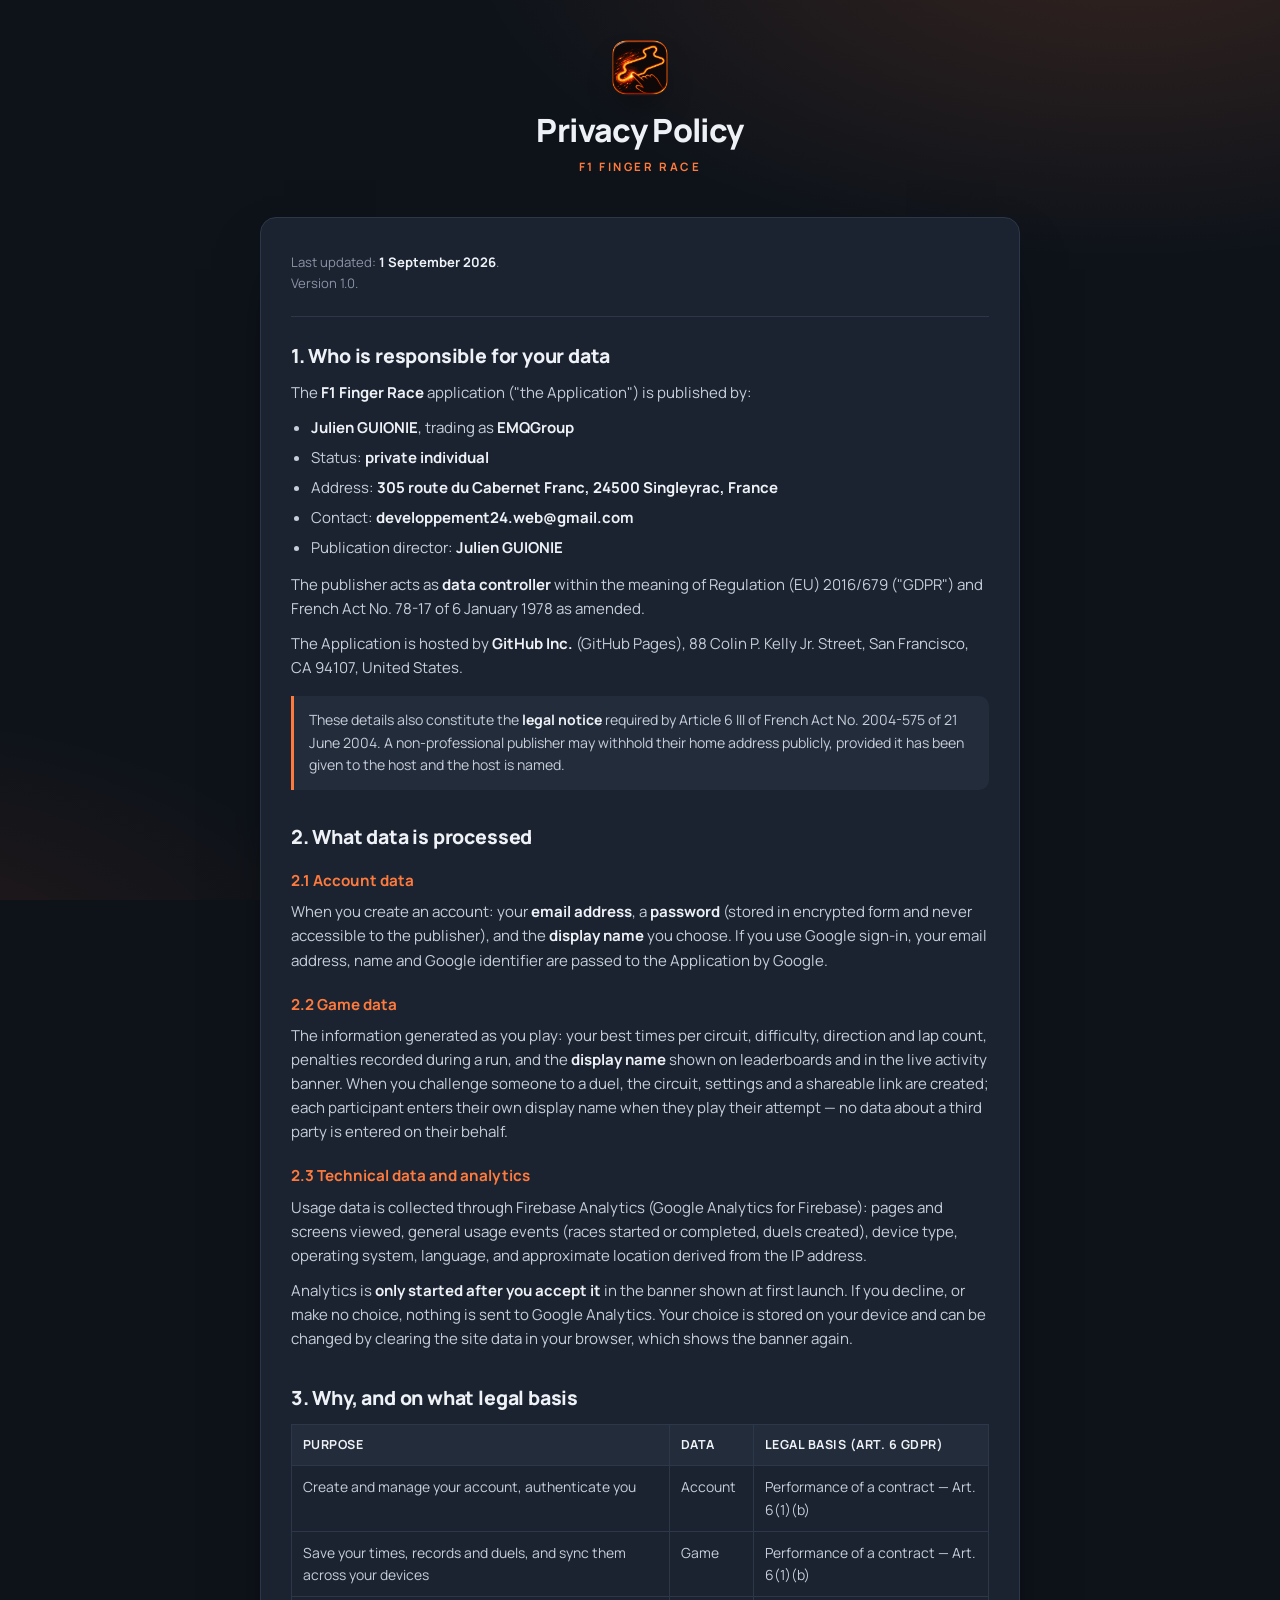
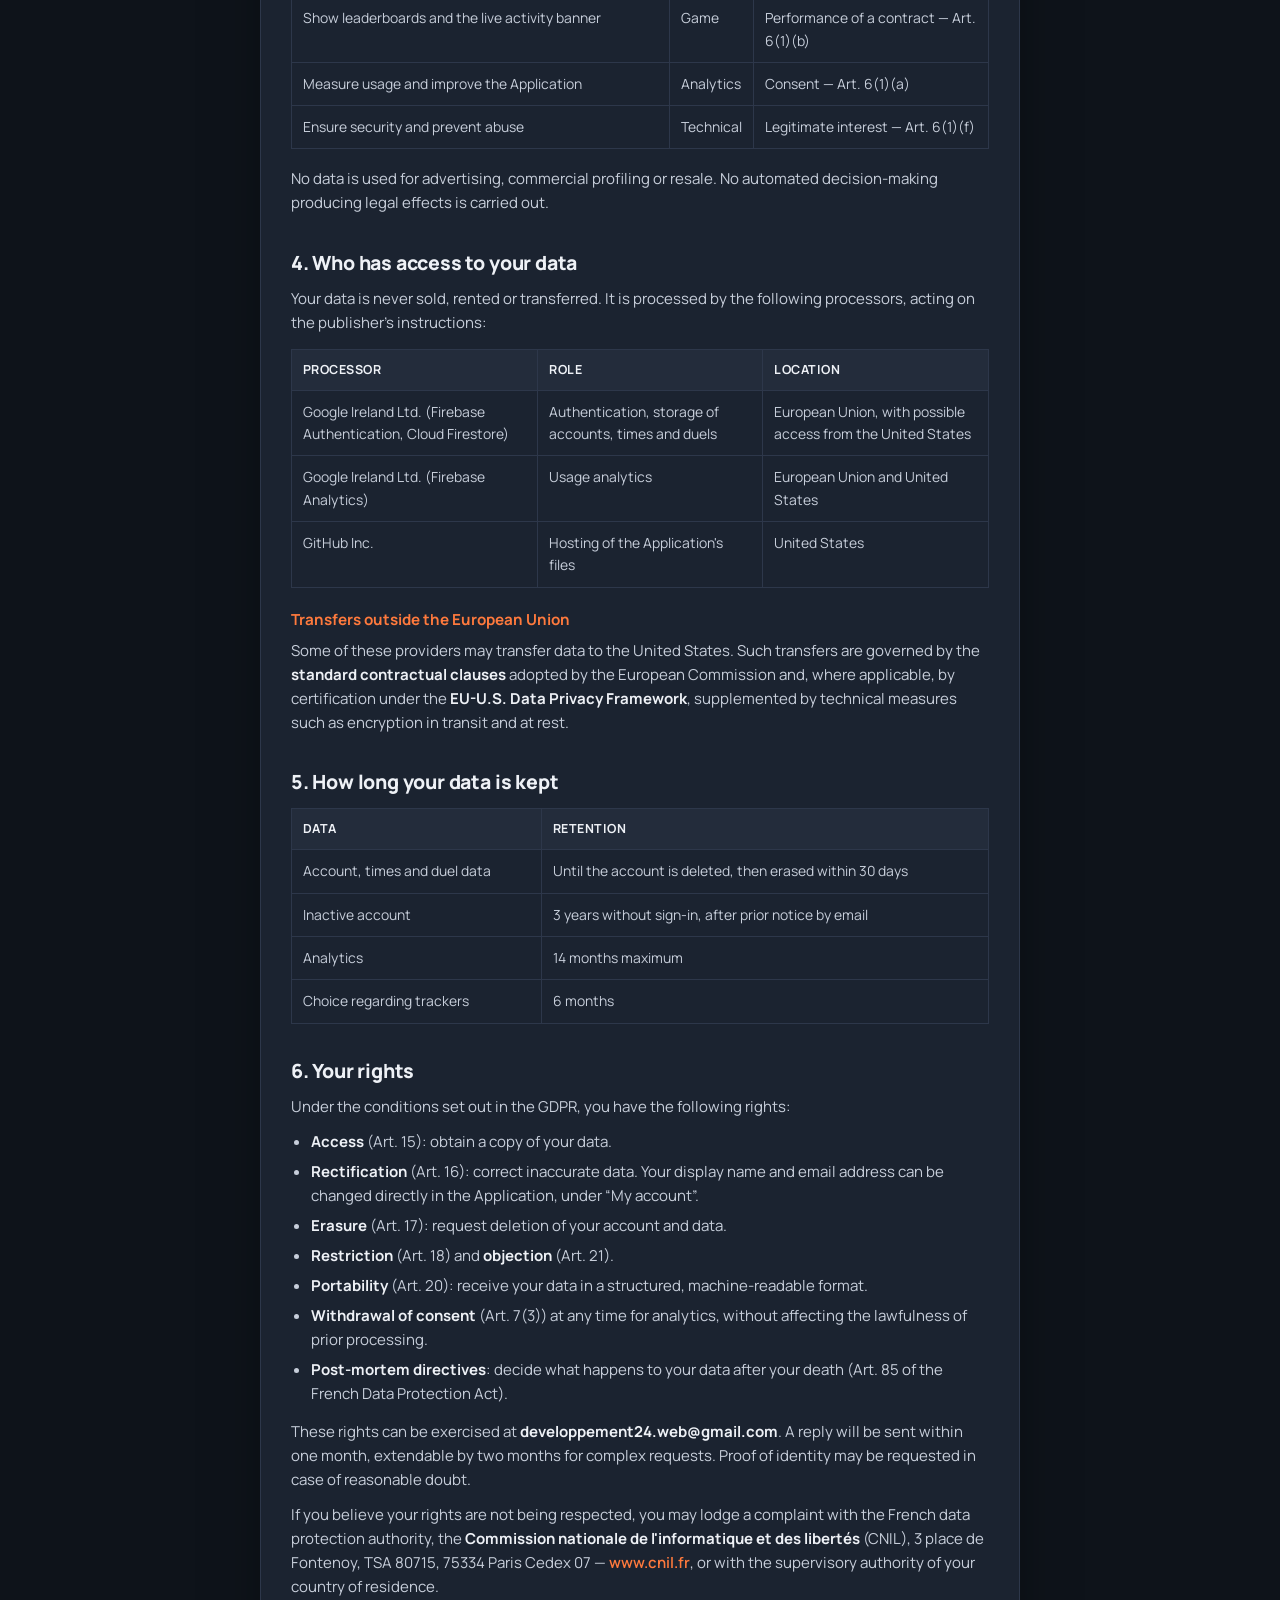
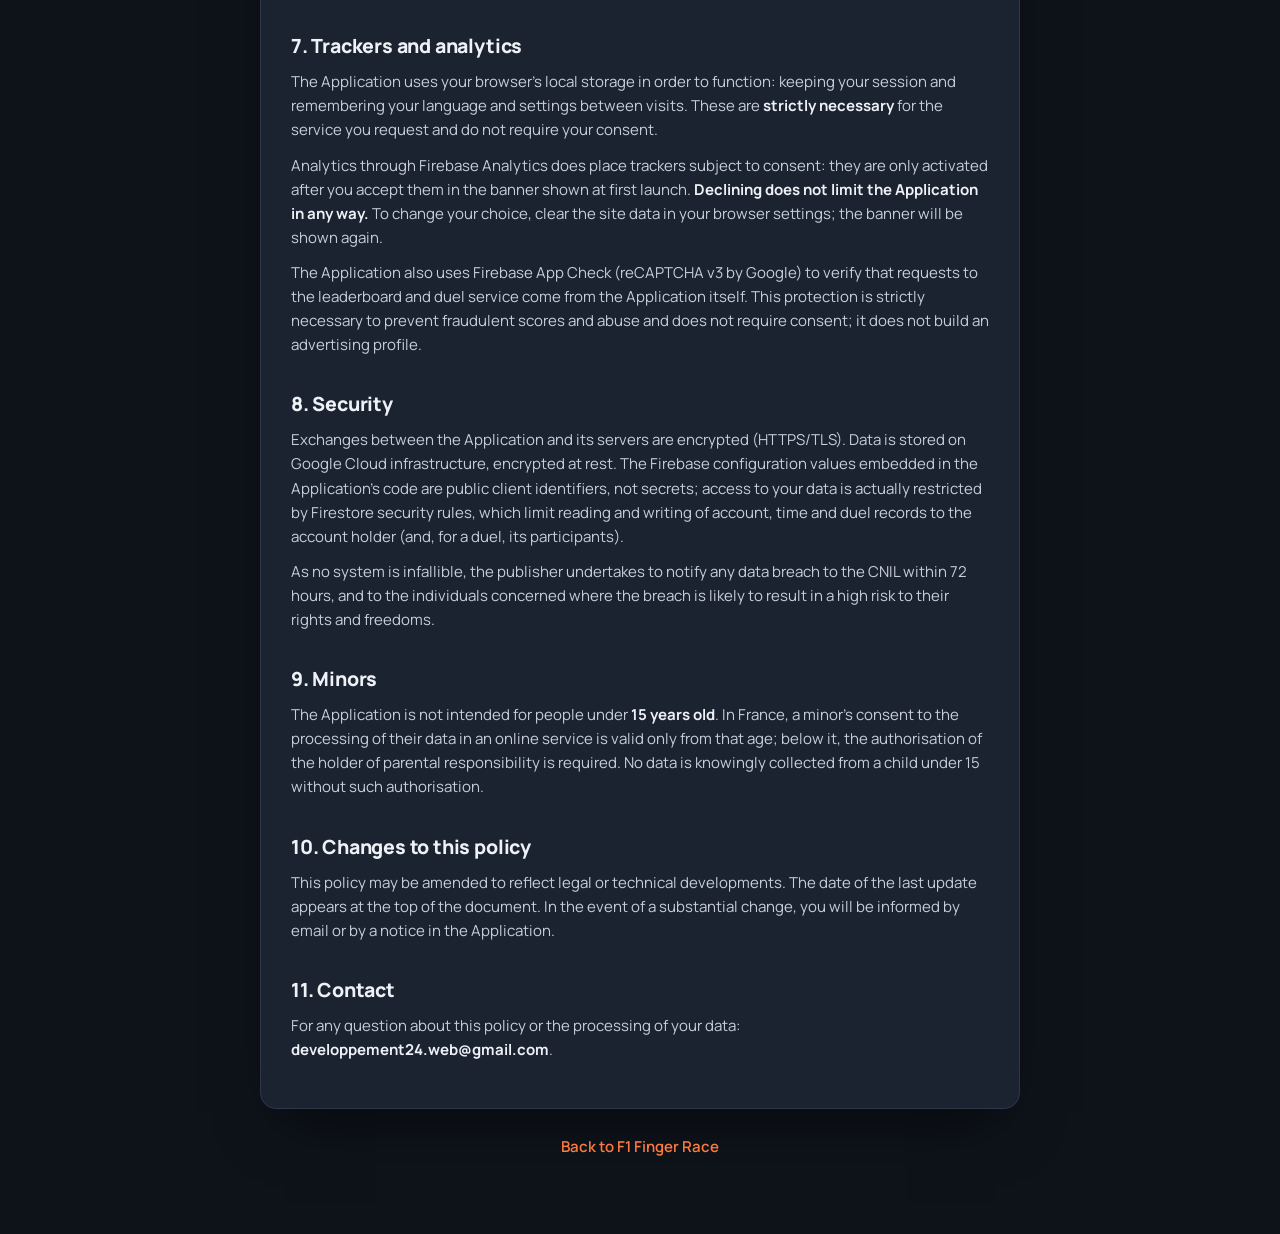
<file: privacy.html>
<!DOCTYPE html>
<html lang="en">
<head>
<meta charset="utf-8">
<meta name="viewport" content="width=device-width,initial-scale=1,viewport-fit=cover">
<title>Privacy Policy — F1 Finger Race</title>
<meta name="description" content="Privacy policy and legal notice for the F1 Finger Race application.">
<meta name="robots" content="index,follow">
<link rel="icon" href="icon-192.png">
<link rel="preconnect" href="https://fonts.googleapis.com">
<link rel="preconnect" href="https://fonts.gstatic.com" crossorigin>
<link href="https://fonts.googleapis.com/css2?family=Manrope:wght@400;500;600;700;800&display=swap" rel="stylesheet">
<style>
:root{
  --surface:#1b2330;--surface-2:#232c3b;--bg:#0e131a;
  --text:#eef1f6;--text-dim:#8b93a6;--border:#2d374a;
  --accent:#ff7a3d;--accent-strong:#ff5a1f;--danger:#f0483f;
}
*{margin:0;padding:0;box-sizing:border-box}
body{
  font-family:'Manrope',system-ui,-apple-system,sans-serif;color:var(--text);
  background:
    radial-gradient(1100px 550px at 88% -8%,rgba(255,122,61,.16),transparent 60%),
    radial-gradient(900px 500px at -10% 110%,rgba(255,90,31,.10),transparent 55%),
    var(--bg);
  background-attachment:fixed;min-height:100dvh;-webkit-font-smoothing:antialiased;
  padding:32px 16px 64px;line-height:1.6;
}
.wrap{max-width:760px;margin:0 auto}
header{text-align:center;padding:8px 0 30px}
.mark{width:56px;height:56px;margin:0 auto 16px;border-radius:14px;overflow:hidden;
  box-shadow:0 16px 32px -14px rgba(0,0,0,.7)}
.mark img{width:100%;height:100%;display:block;object-fit:cover}
header h1{font-weight:800;font-size:2rem;line-height:1.15;letter-spacing:-.02em;color:var(--text)}
header p{margin-top:9px;font-size:.72rem;font-weight:700;letter-spacing:.22em;
  text-transform:uppercase;color:var(--accent)}
main{background:var(--surface);border:1px solid var(--border);border-radius:16px;
  padding:34px 30px;box-shadow:0 28px 60px -24px rgba(0,0,0,.65)}
.maj{font-size:.82rem;color:var(--text-dim);padding-bottom:22px;margin-bottom:26px;
  border-bottom:1px solid var(--border)}
h2{font-weight:800;font-size:1.22rem;color:var(--text);letter-spacing:-.01em;margin:34px 0 12px;line-height:1.3}
h2:first-of-type{margin-top:0}
h3{font-weight:700;font-size:.95rem;color:var(--accent);margin:20px 0 7px}
p,li{font-size:.94rem;color:#c7ceda}
p{margin-bottom:11px}
ul,ol{margin:0 0 13px 20px}
li{margin-bottom:6px}
a{color:var(--accent);font-weight:600;text-decoration:none}
a:hover{text-decoration:underline}
strong{font-weight:700;color:var(--text)}
table{width:100%;border-collapse:collapse;margin:14px 0 18px;font-size:.87rem}
th,td{text-align:left;padding:10px 11px;border:1px solid var(--border);vertical-align:top}
th{background:var(--surface-2);font-weight:700;color:var(--text);font-size:.78rem;
  letter-spacing:.04em;text-transform:uppercase}
td{color:#c7ceda}
.todo{background:rgba(255,122,61,.10);border:1.5px solid var(--accent);border-radius:10px;
  padding:13px 15px;margin:16px 0}
.todo b{display:block;color:var(--accent);margin-bottom:4px;font-size:.95rem;font-weight:800}
.todo p{font-size:.86rem;color:#e8d4c6;margin:0}
.note{background:var(--surface-2);border-left:3px solid var(--accent);padding:13px 15px;
  margin:16px 0;border-radius:0 10px 10px 0}
.note p{font-size:.88rem;margin:0;color:#c7ceda}
footer{text-align:center;margin-top:26px;font-size:.8rem;color:var(--text-dim)}
footer a{color:var(--accent)}
@media(max-width:520px){
  main{padding:26px 20px}
  header h1{font-size:1.6rem}
  table,th,td{font-size:.82rem}
  th,td{padding:8px}
}
</style>
</head>
<body>
<div class="wrap">

<header>
  <div class="mark"><img src="icon-192.png" alt=""></div>
  <h1>Privacy Policy</h1>
  <p>F1 Finger Race</p>
</header>

<main>

<p class="maj">Last updated: <strong>1 September 2026</strong>.<br>
Version 1.0.</p>


<h2>1. Who is responsible for your data</h2>

<p>The <strong>F1 Finger Race</strong> application ("the Application") is published by:</p>

<ul>
  <li><strong>Julien GUIONIE</strong>, trading as <strong>EMQGroup</strong></li>
  <li>Status: <strong>private individual</strong></li>
  <li>Address: <strong>305 route du Cabernet Franc, 24500 Singleyrac, France</strong></li>
  <li>Contact: <strong>developpement24.web@gmail.com</strong></li>
  <li>Publication director: <strong>Julien GUIONIE</strong></li>
</ul>

<p>The publisher acts as <strong>data controller</strong> within the meaning of
Regulation (EU) 2016/679 ("GDPR") and French Act No. 78-17 of 6 January 1978
as amended.</p>

<p>The Application is hosted by <strong>GitHub Inc.</strong> (GitHub Pages),
88 Colin P. Kelly Jr. Street, San Francisco, CA 94107, United States.</p>

<div class="note">
  <p>These details also constitute the <strong>legal notice</strong> required by
  Article 6 III of French Act No. 2004-575 of 21 June 2004. A non-professional
  publisher may withhold their home address publicly, provided it has been given
  to the host and the host is named.</p>
</div>

<h2>2. What data is processed</h2>

<h3>2.1 Account data</h3>
<p>When you create an account: your <strong>email address</strong>, a
<strong>password</strong> (stored in encrypted form and never accessible to the
publisher), and the <strong>display name</strong> you choose. If you use Google
sign-in, your email address, name and Google identifier are passed to the
Application by Google.</p>

<h3>2.2 Game data</h3>
<p>The information generated as you play: your best times per circuit,
difficulty, direction and lap count, penalties recorded during a run, and the
<strong>display name</strong> shown on leaderboards and in the live activity
banner. When you challenge someone to a duel, the circuit, settings and a
shareable link are created; each participant enters their own display name
when they play their attempt — no data about a third party is entered on
their behalf.</p>

<h3>2.3 Technical data and analytics</h3>
<p>Usage data is collected through Firebase Analytics (Google Analytics for
Firebase): pages and screens viewed, general usage events (races started or
completed, duels created), device type, operating system, language, and
approximate location derived from the IP address.</p>

<p>Analytics is <strong>only started after you accept it</strong> in the banner
shown at first launch. If you decline, or make no choice, nothing is sent to
Google Analytics. Your choice is stored on your device and can be changed by
clearing the site data in your browser, which shows the banner again.</p>

<h2>3. Why, and on what legal basis</h2>

<table>
  <tr><th>Purpose</th><th>Data</th><th>Legal basis (Art. 6 GDPR)</th></tr>
  <tr><td>Create and manage your account, authenticate you</td><td>Account</td><td>Performance of a contract &mdash; Art. 6(1)(b)</td></tr>
  <tr><td>Save your times, records and duels, and sync them across your devices</td><td>Game</td><td>Performance of a contract &mdash; Art. 6(1)(b)</td></tr>
  <tr><td>Show leaderboards and the live activity banner</td><td>Game</td><td>Performance of a contract &mdash; Art. 6(1)(b)</td></tr>
  <tr><td>Measure usage and improve the Application</td><td>Analytics</td><td>Consent &mdash; Art. 6(1)(a)</td></tr>
  <tr><td>Ensure security and prevent abuse</td><td>Technical</td><td>Legitimate interest &mdash; Art. 6(1)(f)</td></tr>
</table>

<p>No data is used for advertising, commercial profiling or resale. No automated
decision-making producing legal effects is carried out.</p>

<h2>4. Who has access to your data</h2>

<p>Your data is never sold, rented or transferred. It is processed by the
following processors, acting on the publisher's instructions:</p>

<table>
  <tr><th>Processor</th><th>Role</th><th>Location</th></tr>
  <tr><td>Google Ireland Ltd. (Firebase Authentication, Cloud Firestore)</td><td>Authentication, storage of accounts, times and duels</td><td>European Union, with possible access from the United States</td></tr>
  <tr><td>Google Ireland Ltd. (Firebase Analytics)</td><td>Usage analytics</td><td>European Union and United States</td></tr>
  <tr><td>GitHub Inc.</td><td>Hosting of the Application's files</td><td>United States</td></tr>
</table>

<h3>Transfers outside the European Union</h3>
<p>Some of these providers may transfer data to the United States. Such transfers
are governed by the <strong>standard contractual clauses</strong> adopted by the
European Commission and, where applicable, by certification under the
<strong>EU-U.S. Data Privacy Framework</strong>, supplemented by technical
measures such as encryption in transit and at rest.</p>

<h2>5. How long your data is kept</h2>

<table>
  <tr><th>Data</th><th>Retention</th></tr>
  <tr><td>Account, times and duel data</td><td>Until the account is deleted, then erased within 30 days</td></tr>
  <tr><td>Inactive account</td><td>3 years without sign-in, after prior notice by email</td></tr>
  <tr><td>Analytics</td><td>14 months maximum</td></tr>
  <tr><td>Choice regarding trackers</td><td>6 months</td></tr>
</table>

<h2>6. Your rights</h2>

<p>Under the conditions set out in the GDPR, you have the following rights:</p>

<ul>
  <li><strong>Access</strong> (Art. 15): obtain a copy of your data.</li>
  <li><strong>Rectification</strong> (Art. 16): correct inaccurate data. Your
      display name and email address can be changed directly in the
      Application, under &ldquo;My account&rdquo;.</li>
  <li><strong>Erasure</strong> (Art. 17): request deletion of your account and data.</li>
  <li><strong>Restriction</strong> (Art. 18) and <strong>objection</strong> (Art. 21).</li>
  <li><strong>Portability</strong> (Art. 20): receive your data in a structured,
      machine-readable format.</li>
  <li><strong>Withdrawal of consent</strong> (Art. 7(3)) at any time for analytics,
      without affecting the lawfulness of prior processing.</li>
  <li><strong>Post-mortem directives</strong>: decide what happens to your data
      after your death (Art. 85 of the French Data Protection Act).</li>
</ul>

<p>These rights can be exercised at <strong>developpement24.web@gmail.com</strong>.
A reply will be sent within one month, extendable by two months for complex
requests. Proof of identity may be requested in case of reasonable doubt.</p>

<p>If you believe your rights are not being respected, you may lodge a complaint
with the French data protection authority, the <strong>Commission nationale de
l'informatique et des libertés</strong> (CNIL), 3 place de Fontenoy, TSA 80715,
75334 Paris Cedex 07 &mdash; <a href="https://www.cnil.fr" target="_blank" rel="noopener">www.cnil.fr</a>,
or with the supervisory authority of your country of residence.</p>

<h2>7. Trackers and analytics</h2>

<p>The Application uses your browser's local storage in order to function:
keeping your session and remembering your language and settings between
visits. These are <strong>strictly necessary</strong> for the service you
request and do not require your consent.</p>

<p>Analytics through Firebase Analytics does place trackers subject to consent:
they are only activated after you accept them in the banner shown at first
launch. <strong>Declining does not limit the Application in any way.</strong>
To change your choice, clear the site data in your browser settings; the
banner will be shown again.</p>

<p>The Application also uses Firebase App Check (reCAPTCHA v3 by Google) to
verify that requests to the leaderboard and duel service come from the
Application itself. This protection is strictly necessary to prevent
fraudulent scores and abuse and does not require consent; it does not build
an advertising profile.</p>

<h2>8. Security</h2>

<p>Exchanges between the Application and its servers are encrypted (HTTPS/TLS).
Data is stored on Google Cloud infrastructure, encrypted at rest. The Firebase
configuration values embedded in the Application's code are public client
identifiers, not secrets; access to your data is actually restricted by
Firestore security rules, which limit reading and writing of account, time and
duel records to the account holder (and, for a duel, its participants).</p>

<p>As no system is infallible, the publisher undertakes to notify any data breach
to the CNIL within 72 hours, and to the individuals concerned where the breach is
likely to result in a high risk to their rights and freedoms.</p>

<h2>9. Minors</h2>

<p>The Application is not intended for people under <strong>15 years old</strong>.
In France, a minor's consent to the processing of their data in an online service
is valid only from that age; below it, the authorisation of the holder of
parental responsibility is required. No data is knowingly collected from a child
under 15 without such authorisation.</p>

<h2>10. Changes to this policy</h2>

<p>This policy may be amended to reflect legal or technical developments. The date
of the last update appears at the top of the document. In the event of a
substantial change, you will be informed by email or by a notice in the
Application.</p>

<h2>11. Contact</h2>

<p>For any question about this policy or the processing of your data:
<strong>developpement24.web@gmail.com</strong>.</p>

</main>

<footer>
  <p><a href="./">Back to F1 Finger Race</a></p>
</footer>

</div>
</body>
</html>
</file>
